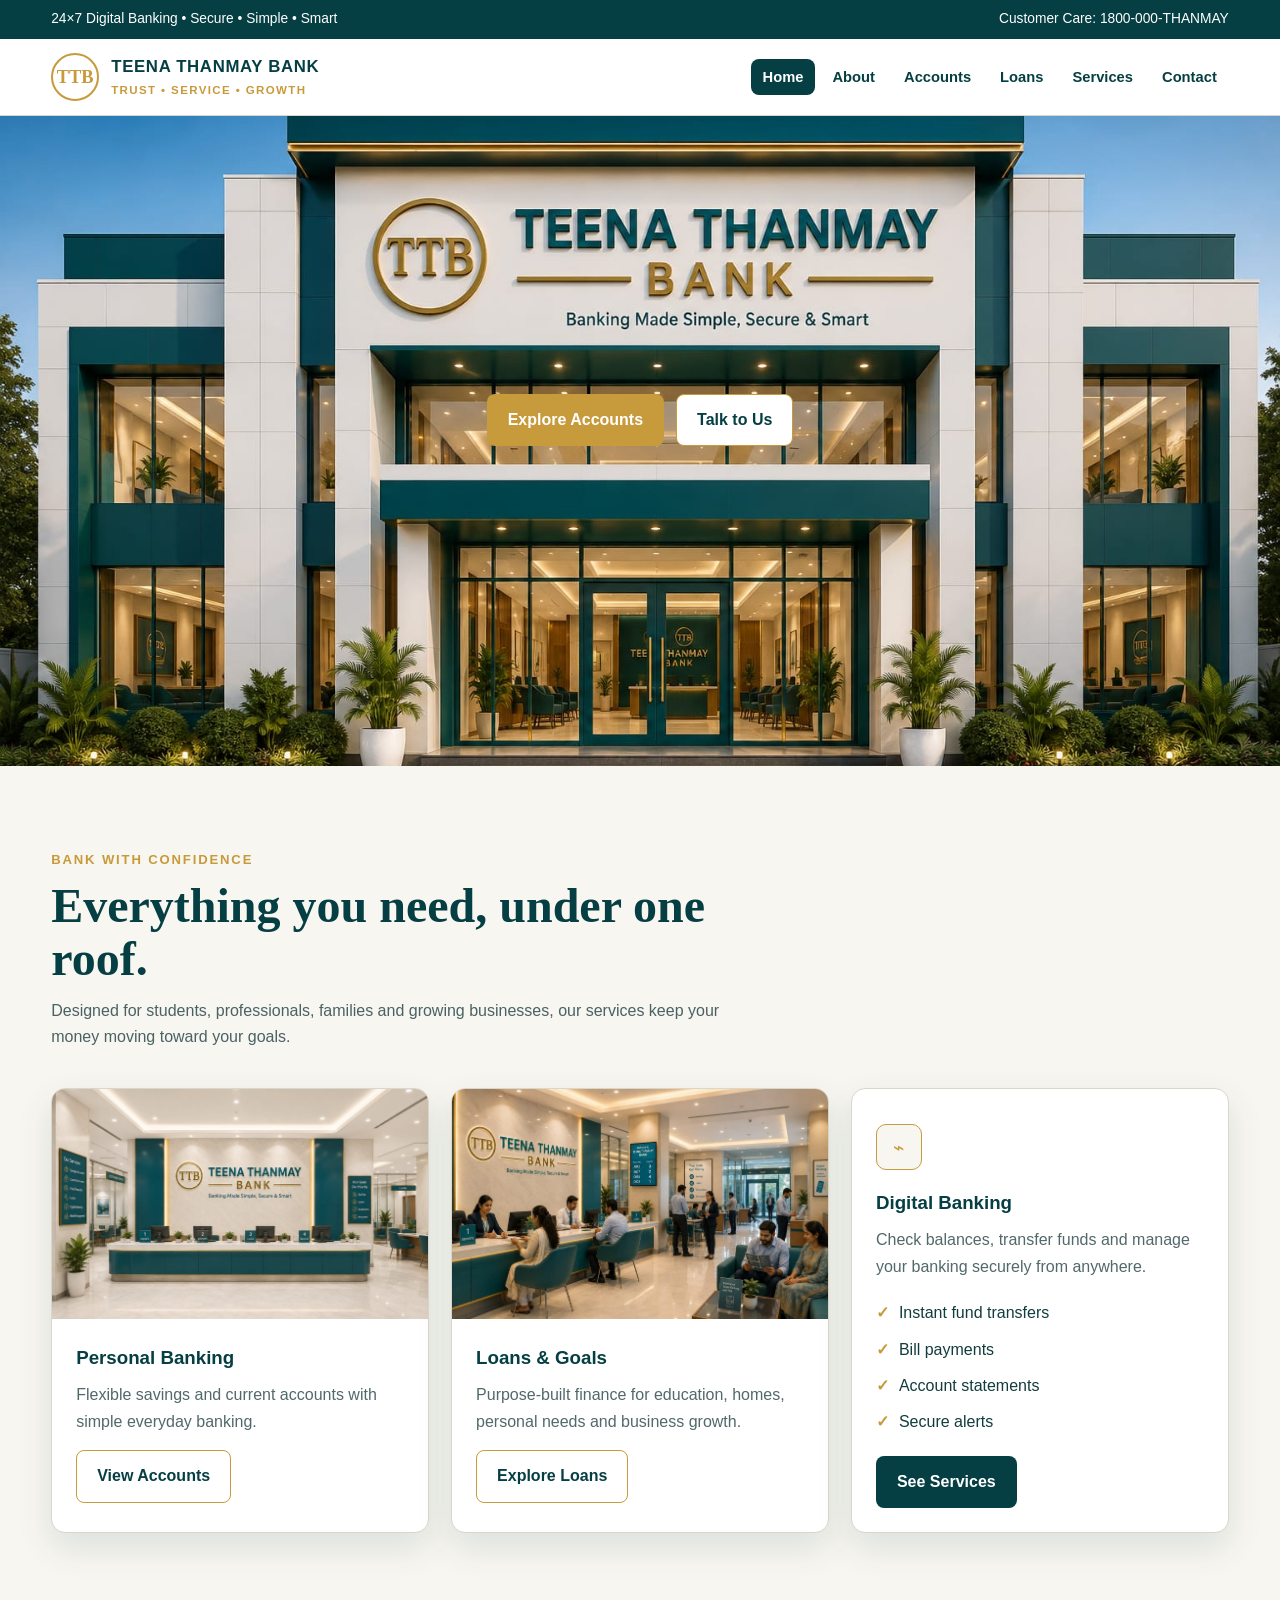
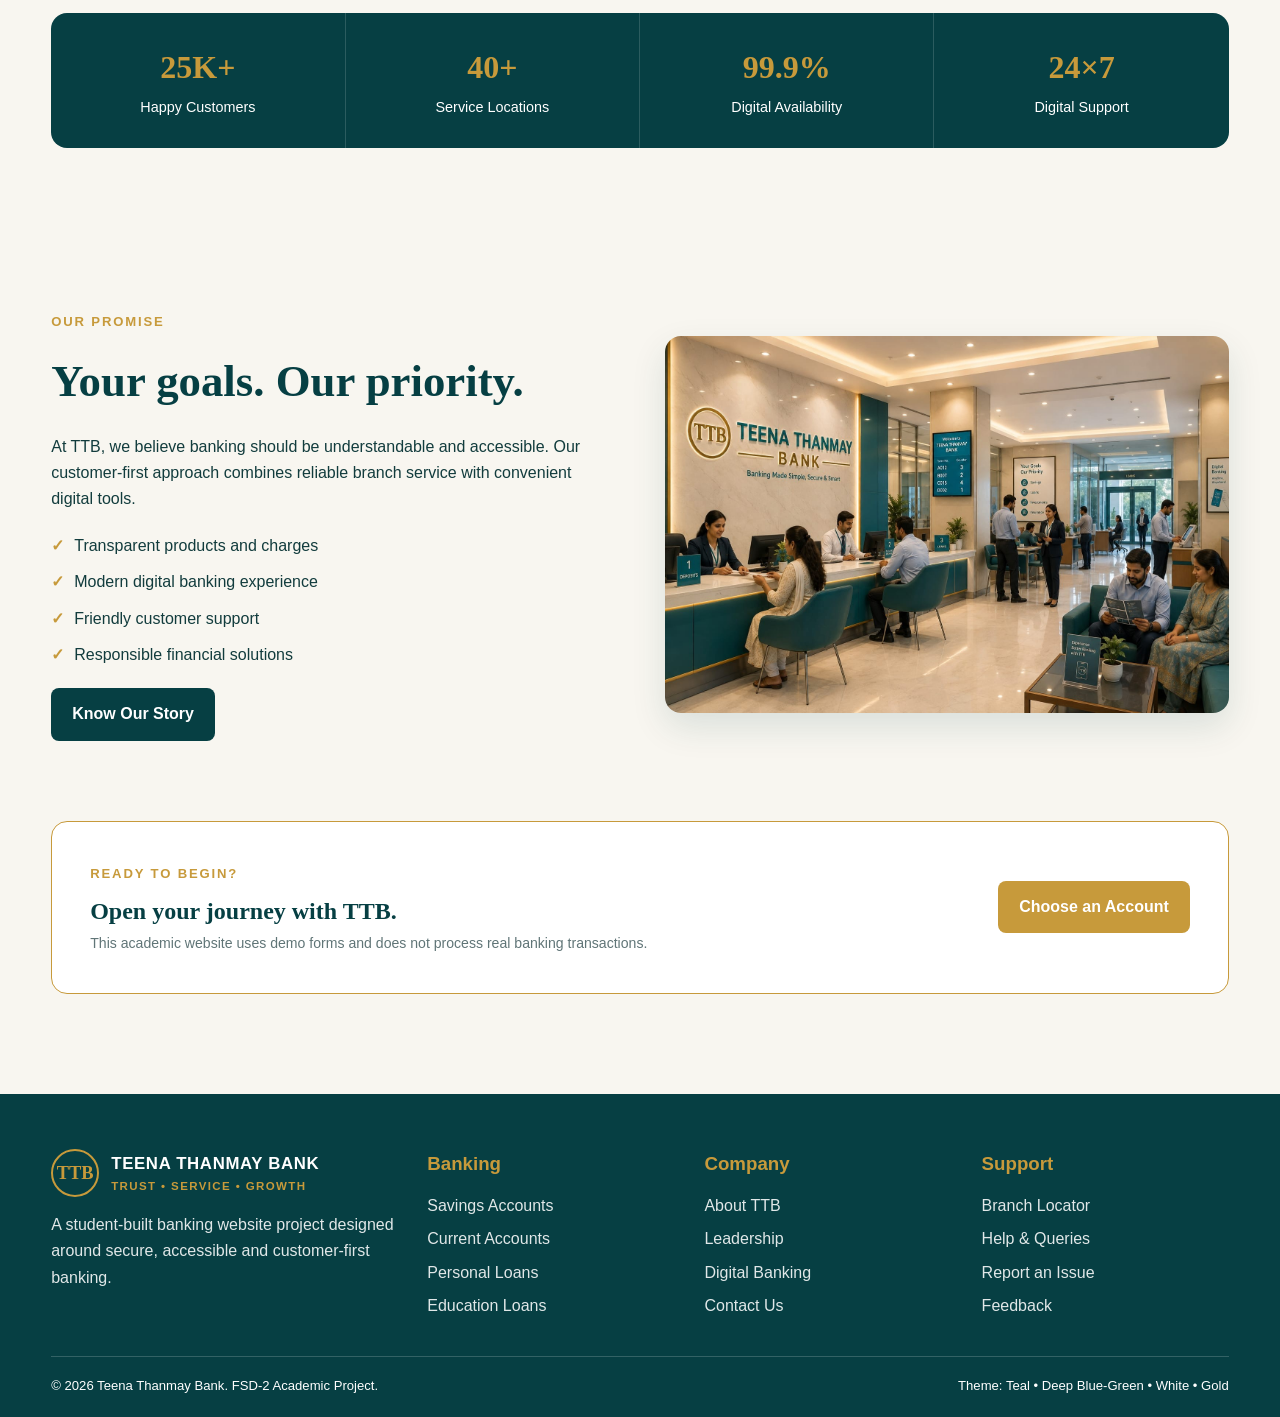
<file: index.html>
<!DOCTYPE html>
<html lang="en">
<head>
<meta charset="UTF-8">
<meta name="viewport" content="width=device-width, initial-scale=1.0">
<meta name="description" content="Teena Thanmay Bank — secure, simple and smart banking.">
<title>Home | Teena Thanmay Bank</title>
<link rel="stylesheet" href="assets/style.css">
</head>
<body data-page="home">
<div class="topbar">
  <div class="container">
    <span>24×7 Digital Banking • Secure • Simple • Smart</span>
    <span>Customer Care: 1800-000-THANMAY</span>
  </div>
</div>
<header class="navbar">
  <div class="container nav-inner">
    <a class="brand" href="index.html" aria-label="Teena Thanmay Bank Home">
      <span class="logo">TTB</span>
      <span class="brand-text"><strong>TEENA THANMAY BANK</strong><span>TRUST • SERVICE • GROWTH</span></span>
    </a>
    <button class="menu-btn" aria-label="Open menu">☰</button>
    <nav>
      <ul class="nav-links">
        <li><a data-page="home" href="index.html">Home</a></li>
        <li><a data-page="about" href="about.html">About</a></li>
        <li><a data-page="accounts" href="accounts.html">Accounts</a></li>
        <li><a data-page="loans" href="loans.html">Loans</a></li>
        <li><a data-page="services" href="services.html">Services</a></li>
        <li><a data-page="contact" href="contact.html">Contact</a></li>
      </ul>
    </nav>
  </div>
</header>

<section class="hero" style="min-height:650px;display:flex;align-items:flex-end;justify-content:center;background:transparent;">
  <img src="assets/bank-building.jpeg" alt="Teena Thanmay Bank building" style="opacity:1;object-fit:cover;object-position:center center;">
  <div class="container" style="position:relative;z-index:2;width:100%;display:flex;justify-content:center;padding:0 0 42px;">
    <div class="actions" style="margin:0;justify-content:center;">
      <a class="btn btn-gold" href="accounts.html">Explore Accounts</a>
      <a class="btn btn-outline" href="contact.html">Talk to Us</a>
    </div>
  </div>
</section>

<section class="section">
  <div class="container">
    <div class="section-head">
      <span class="kicker">Bank with confidence</span>
      <h2>Everything you need, under one roof.</h2>
      <p>Designed for students, professionals, families and growing businesses, our services keep your money moving toward your goals.</p>
    </div>
    <div class="grid-3">
      <article class="card">
        <img class="feature-img" src="assets/bank-reception.jpg" alt="Teena Thanmay Bank reception">
        <div class="card-body"><h3>Personal Banking</h3><p>Flexible savings and current accounts with simple everyday banking.</p><a class="btn btn-outline" style="margin-top:15px" href="accounts.html">View Accounts</a></div>
      </article>
      <article class="card">
        <img class="feature-img" src="assets/bank-interior.jpg" alt="Teena Thanmay Bank customer service area">
        <div class="card-body"><h3>Loans & Goals</h3><p>Purpose-built finance for education, homes, personal needs and business growth.</p><a class="btn btn-outline" style="margin-top:15px" href="loans.html">Explore Loans</a></div>
      </article>
      <article class="card">
        <div class="card-body" style="padding-top:35px">
          <div class="icon">⌁</div>
          <h3>Digital Banking</h3><p>Check balances, transfer funds and manage your banking securely from anywhere.</p>
          <ul class="checks"><li>Instant fund transfers</li><li>Bill payments</li><li>Account statements</li><li>Secure alerts</li></ul>
          <a class="btn btn-primary" href="services.html">See Services</a>
        </div>
      </article>
    </div>
  </div>
</section>

<section class="section" style="padding-top:0">
  <div class="container">
    <div class="stats">
      <div class="stat"><strong>25K+</strong><span>Happy Customers</span></div>
      <div class="stat"><strong>40+</strong><span>Service Locations</span></div>
      <div class="stat"><strong>99.9%</strong><span>Digital Availability</span></div>
      <div class="stat"><strong>24×7</strong><span>Digital Support</span></div>
    </div>
  </div>
</section>

<section class="section">
  <div class="container split">
    <div>
      <span class="kicker">Our promise</span>
      <h2 style="font-family:Georgia,serif;font-size:2.8rem;color:var(--deep);margin:10px 0 15px">Your goals. Our priority.</h2>
      <p>At TTB, we believe banking should be understandable and accessible. Our customer-first approach combines reliable branch service with convenient digital tools.</p>
      <ul class="checks"><li>Transparent products and charges</li><li>Modern digital banking experience</li><li>Friendly customer support</li><li>Responsible financial solutions</li></ul>
      <a class="btn btn-primary" href="about.html">Know Our Story</a>
    </div>
    <img src="assets/bank-interior.jpg" alt="Customers inside Teena Thanmay Bank">
  </div>
</section>

<section class="section" style="padding-top:0">
  <div class="container">
    <div class="cta">
      <div><span class="kicker">Ready to begin?</span><h2 style="font-family:Georgia,serif;color:var(--deep);margin-top:6px">Open your journey with TTB.</h2><p class="small">This academic website uses demo forms and does not process real banking transactions.</p></div>
      <a class="btn btn-gold" href="accounts.html">Choose an Account</a>
    </div>
  </div>
</section>

<footer class="footer">
  <div class="container">
    <div class="footer-grid">
      <div>
        <div class="brand">
          <span class="logo">TTB</span>
          <span class="brand-text"><strong style="color:#fff">TEENA THANMAY BANK</strong><span>TRUST • SERVICE • GROWTH</span></span>
        </div>
        <p style="margin-top:15px;opacity:.88">A student-built banking website project designed around secure, accessible and customer-first banking.</p>
      </div>
      <div>
        <h3>Banking</h3>
        <a href="accounts.html">Savings Accounts</a>
        <a href="accounts.html">Current Accounts</a>
        <a href="loans.html">Personal Loans</a>
        <a href="loans.html">Education Loans</a>
      </div>
      <div>
        <h3>Company</h3>
        <a href="about.html">About TTB</a>
        <a href="about.html#leadership">Leadership</a>
        <a href="services.html">Digital Banking</a>
        <a href="contact.html">Contact Us</a>
      </div>
      <div>
        <h3>Support</h3>
        <a href="contact.html">Branch Locator</a>
        <a href="contact.html">Help & Queries</a>
        <a href="contact.html">Report an Issue</a>
        <a href="contact.html">Feedback</a>
      </div>
    </div>
    <div class="footer-bottom">
      <span>© <span data-year></span> Teena Thanmay Bank. FSD-2 Academic Project.</span>
      <span>Theme: Teal • Deep Blue-Green • White • Gold</span>
    </div>
  </div>
</footer>
<script src="assets/script.js"></script>
</body>
</html>
</file>
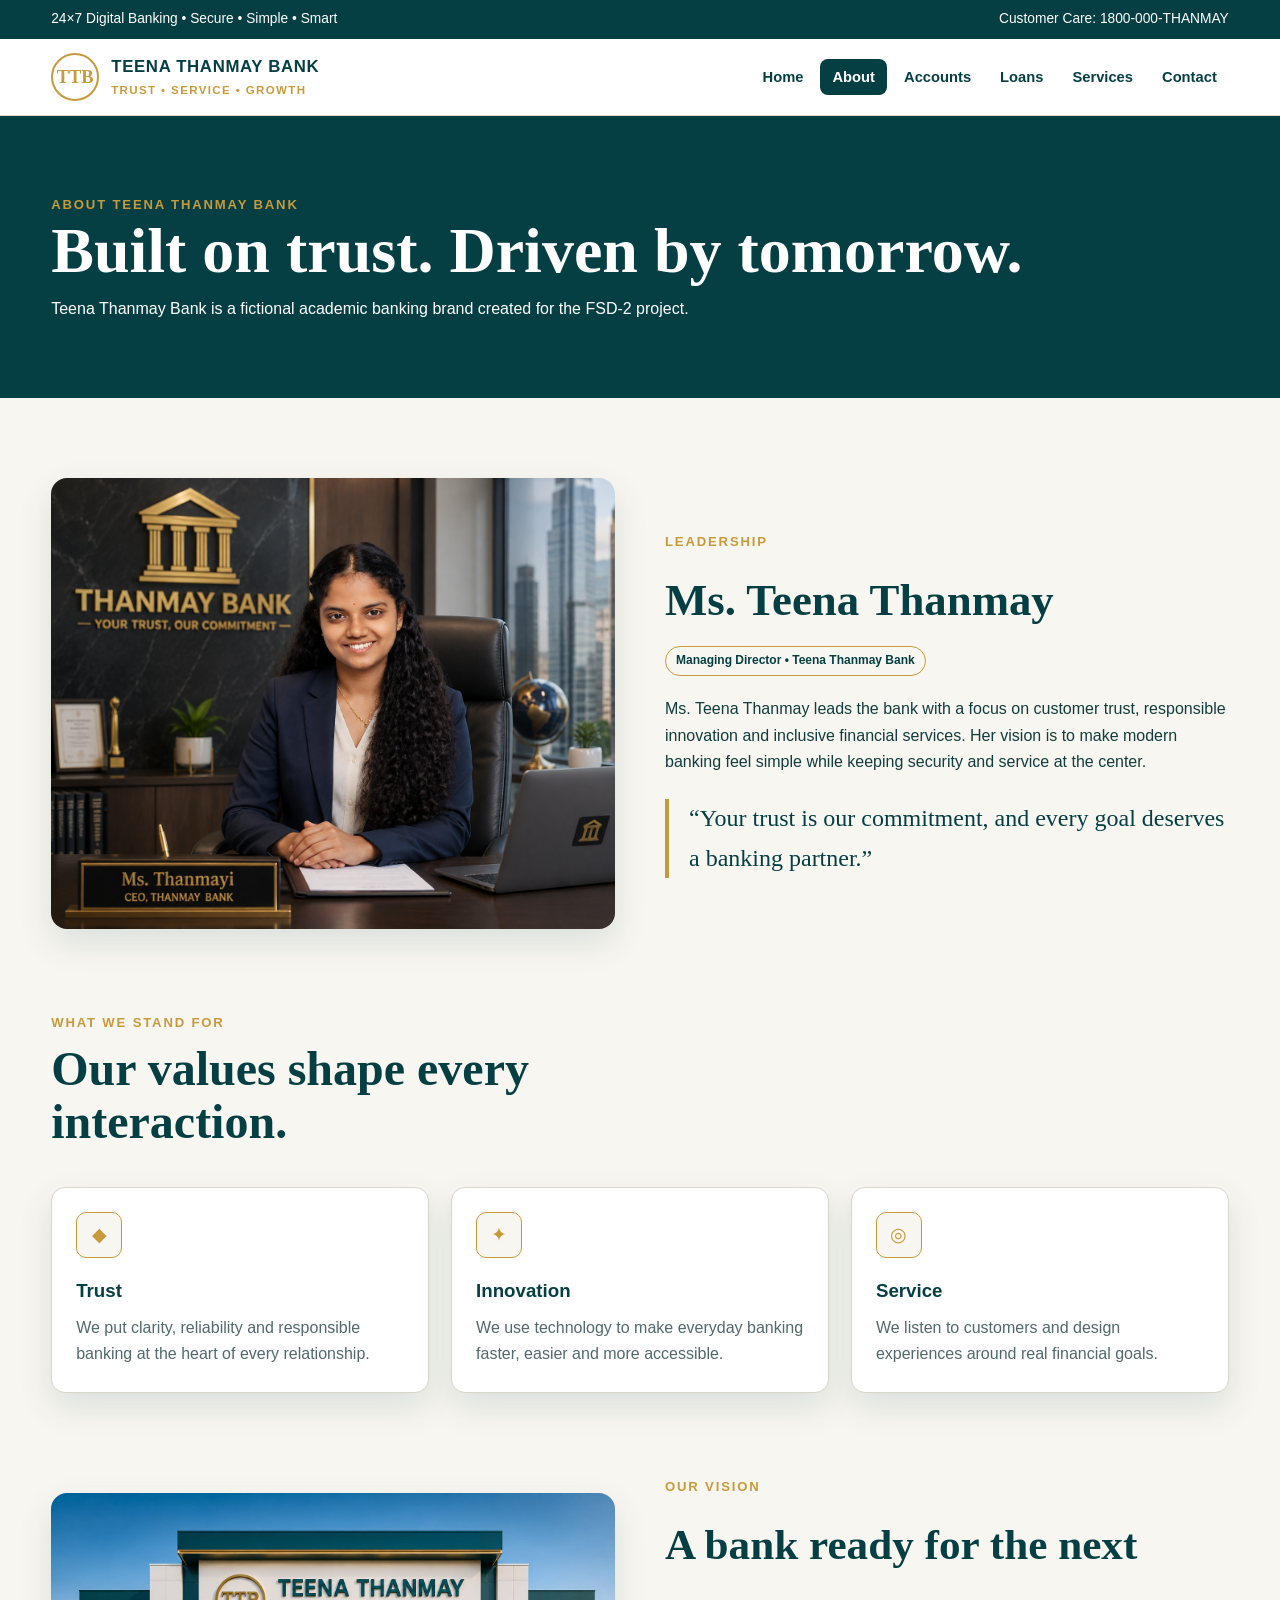
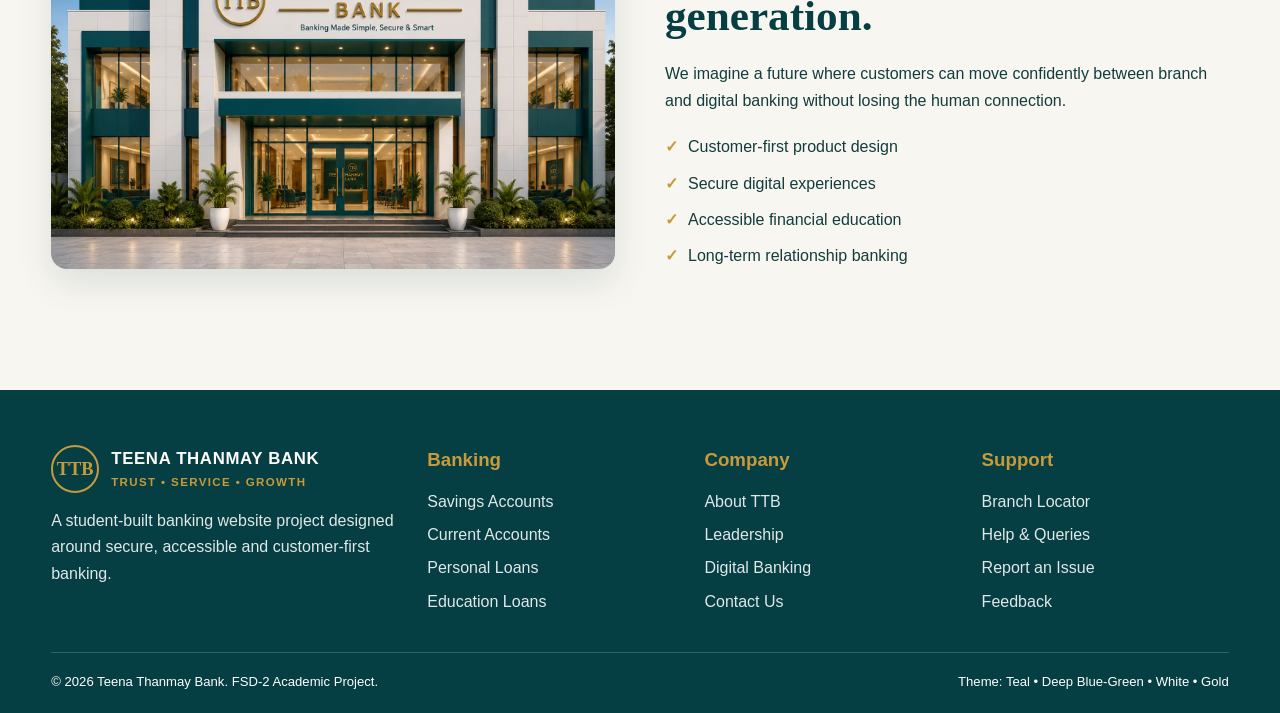
<file: about.html>
<!DOCTYPE html>
<html lang="en">
<head>
<meta charset="UTF-8">
<meta name="viewport" content="width=device-width, initial-scale=1.0">
<meta name="description" content="Teena Thanmay Bank — secure, simple and smart banking.">
<title>About | Teena Thanmay Bank</title>
<link rel="stylesheet" href="assets/style.css">
</head>
<body data-page="about">
<div class="topbar">
  <div class="container">
    <span>24×7 Digital Banking • Secure • Simple • Smart</span>
    <span>Customer Care: 1800-000-THANMAY</span>
  </div>
</div>
<header class="navbar">
  <div class="container nav-inner">
    <a class="brand" href="index.html" aria-label="Teena Thanmay Bank Home">
      <span class="logo">TTB</span>
      <span class="brand-text"><strong>TEENA THANMAY BANK</strong><span>TRUST • SERVICE • GROWTH</span></span>
    </a>
    <button class="menu-btn" aria-label="Open menu">☰</button>
    <nav>
      <ul class="nav-links">
        <li><a data-page="home" href="index.html">Home</a></li>
        <li><a data-page="about" href="about.html">About</a></li>
        <li><a data-page="accounts" href="accounts.html">Accounts</a></li>
        <li><a data-page="loans" href="loans.html">Loans</a></li>
        <li><a data-page="services" href="services.html">Services</a></li>
        <li><a data-page="contact" href="contact.html">Contact</a></li>
      </ul>
    </nav>
  </div>
</header>

<section class="page-hero">
  <div class="container">
    <span class="kicker">About Teena Thanmay Bank</span>
    <h1>Built on trust. Driven by tomorrow.</h1>
    <p>Teena Thanmay Bank is a fictional academic banking brand created for the FSD-2 project.</p>
  </div>
</section>

<section class="section" id="leadership">
  <div class="container split">
    <img class="md-photo" src="assets/md-teena-thanmay.png" alt="Ms. Teena Thanmay, Managing Director of Teena Thanmay Bank">
    <div>
      <span class="kicker">Leadership</span>
      <h2 style="font-family:Georgia,serif;font-size:2.8rem;color:var(--deep);margin:10px 0 8px">Ms. Teena Thanmay</h2>
      <p class="badge">Managing Director • Teena Thanmay Bank</p>
      <p style="margin-top:20px">Ms. Teena Thanmay leads the bank with a focus on customer trust, responsible innovation and inclusive financial services. Her vision is to make modern banking feel simple while keeping security and service at the center.</p>
      <p class="quote" style="margin-top:24px">“Your trust is our commitment, and every goal deserves a banking partner.”</p>
    </div>
  </div>
</section>

<section class="section" style="padding-top:0">
  <div class="container">
    <div class="section-head"><span class="kicker">What we stand for</span><h2>Our values shape every interaction.</h2></div>
    <div class="grid-3">
      <article class="card"><div class="card-body"><div class="icon">◆</div><h3>Trust</h3><p>We put clarity, reliability and responsible banking at the heart of every relationship.</p></div></article>
      <article class="card"><div class="card-body"><div class="icon">✦</div><h3>Innovation</h3><p>We use technology to make everyday banking faster, easier and more accessible.</p></div></article>
      <article class="card"><div class="card-body"><div class="icon">◎</div><h3>Service</h3><p>We listen to customers and design experiences around real financial goals.</p></div></article>
    </div>
  </div>
</section>

<section class="section" style="padding-top:0">
  <div class="container split">
    <img src="assets/bank-building.jpeg" alt="Exterior of Teena Thanmay Bank">
    <div><span class="kicker">Our vision</span><h2 style="font-family:Georgia,serif;font-size:2.7rem;color:var(--deep);margin:10px 0">A bank ready for the next generation.</h2><p>We imagine a future where customers can move confidently between branch and digital banking without losing the human connection.</p><ul class="checks"><li>Customer-first product design</li><li>Secure digital experiences</li><li>Accessible financial education</li><li>Long-term relationship banking</li></ul></div>
  </div>
</section>

<footer class="footer">
  <div class="container">
    <div class="footer-grid">
      <div>
        <div class="brand">
          <span class="logo">TTB</span>
          <span class="brand-text"><strong style="color:#fff">TEENA THANMAY BANK</strong><span>TRUST • SERVICE • GROWTH</span></span>
        </div>
        <p style="margin-top:15px;opacity:.88">A student-built banking website project designed around secure, accessible and customer-first banking.</p>
      </div>
      <div>
        <h3>Banking</h3>
        <a href="accounts.html">Savings Accounts</a>
        <a href="accounts.html">Current Accounts</a>
        <a href="loans.html">Personal Loans</a>
        <a href="loans.html">Education Loans</a>
      </div>
      <div>
        <h3>Company</h3>
        <a href="about.html">About TTB</a>
        <a href="about.html#leadership">Leadership</a>
        <a href="services.html">Digital Banking</a>
        <a href="contact.html">Contact Us</a>
      </div>
      <div>
        <h3>Support</h3>
        <a href="contact.html">Branch Locator</a>
        <a href="contact.html">Help & Queries</a>
        <a href="contact.html">Report an Issue</a>
        <a href="contact.html">Feedback</a>
      </div>
    </div>
    <div class="footer-bottom">
      <span>© <span data-year></span> Teena Thanmay Bank. FSD-2 Academic Project.</span>
      <span>Theme: Teal • Deep Blue-Green • White • Gold</span>
    </div>
  </div>
</footer>
<script src="assets/script.js"></script>
</body>
</html>
</file>
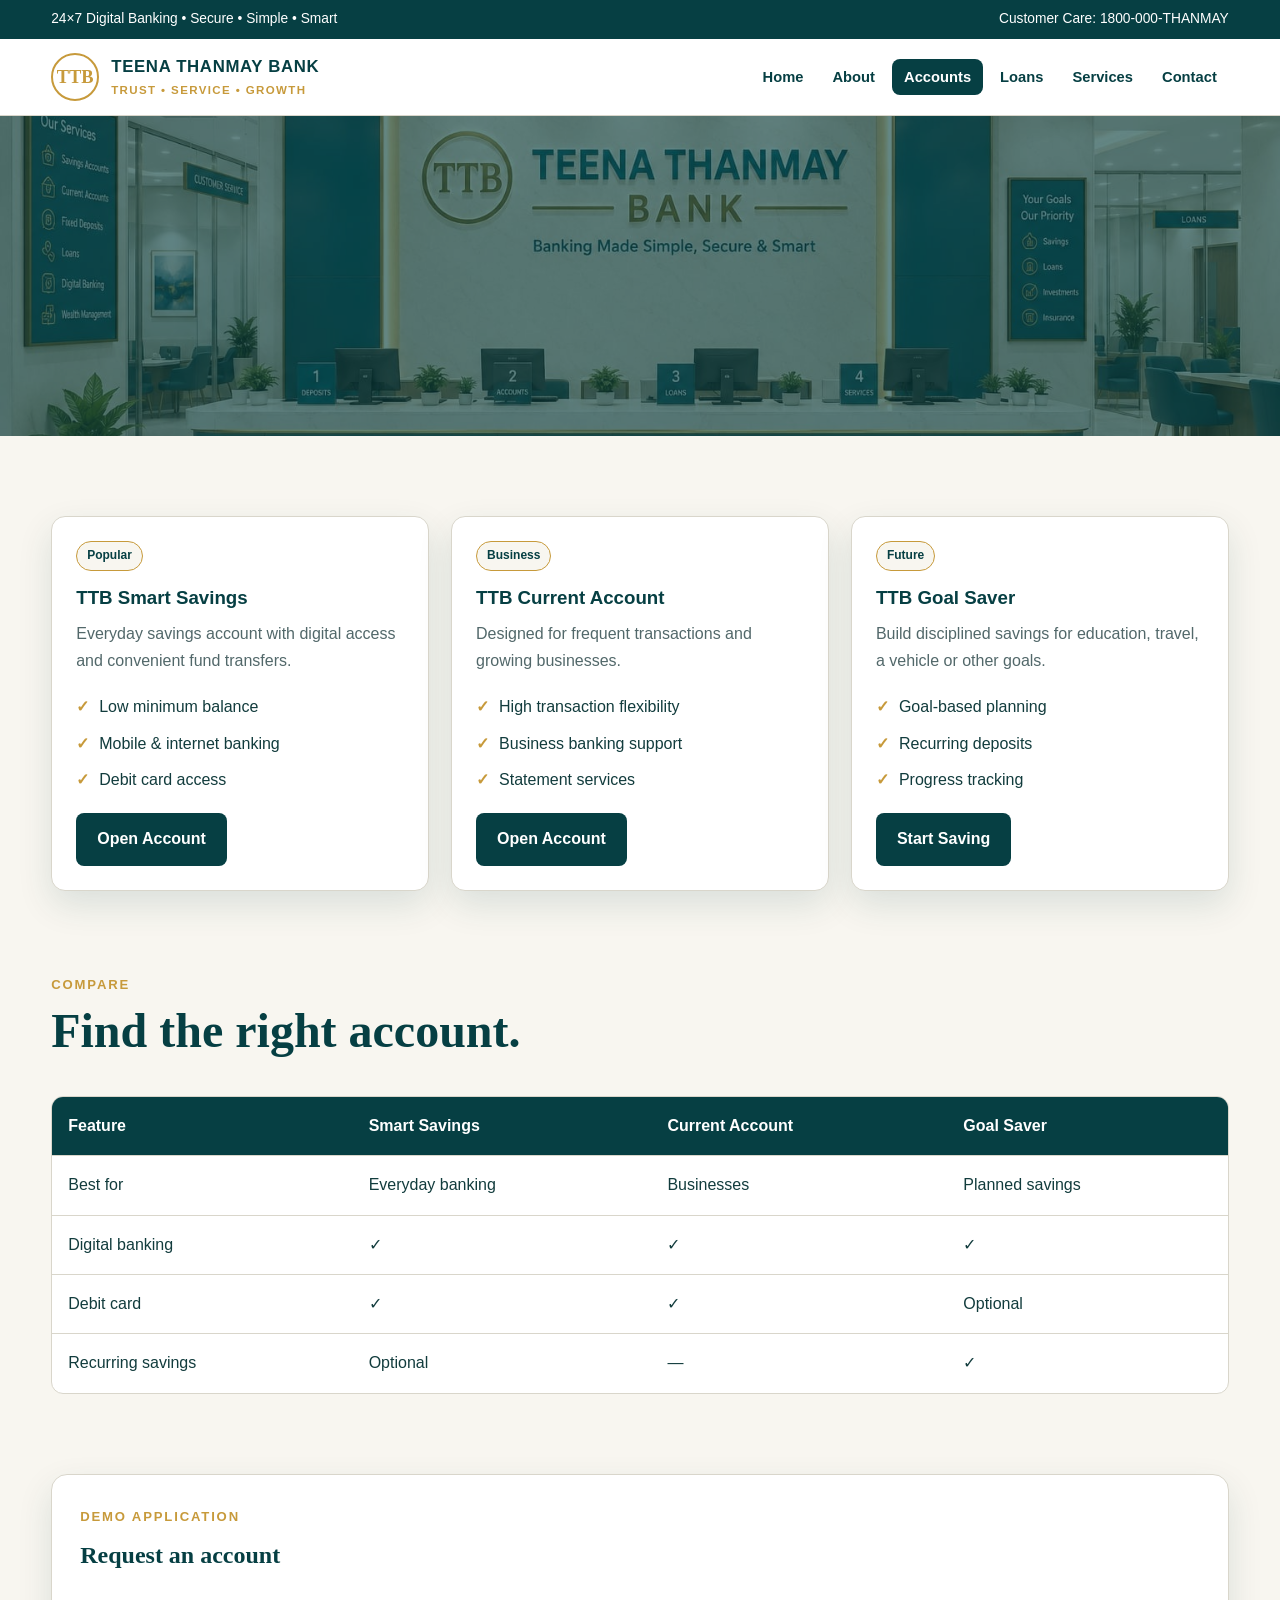
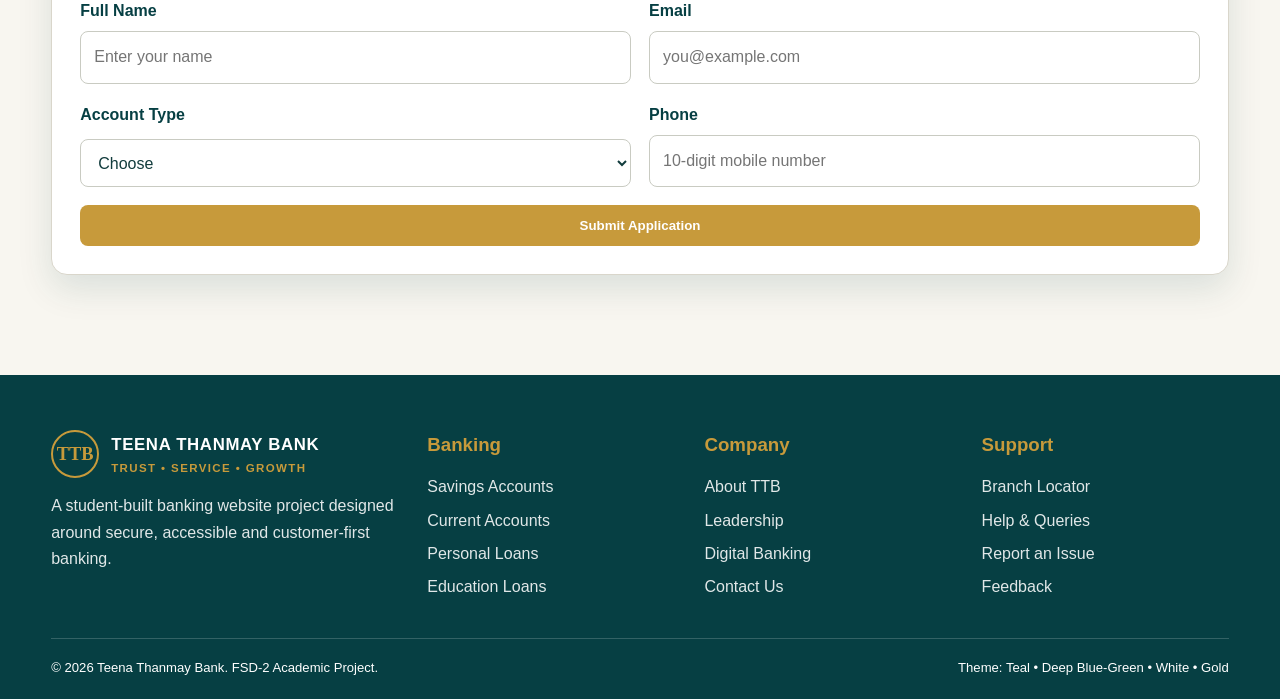
<file: accounts.html>
<!DOCTYPE html>
<html lang="en">
<head>
<meta charset="UTF-8">
<meta name="viewport" content="width=device-width, initial-scale=1.0">
<meta name="description" content="Teena Thanmay Bank — secure, simple and smart banking.">
<title>Accounts | Teena Thanmay Bank</title>
<link rel="stylesheet" href="assets/style.css">
</head>
<body data-page="accounts">
<div class="topbar">
  <div class="container">
    <span>24×7 Digital Banking • Secure • Simple • Smart</span>
    <span>Customer Care: 1800-000-THANMAY</span>
  </div>
</div>
<header class="navbar">
  <div class="container nav-inner">
    <a class="brand" href="index.html" aria-label="Teena Thanmay Bank Home">
      <span class="logo">TTB</span>
      <span class="brand-text"><strong>TEENA THANMAY BANK</strong><span>TRUST • SERVICE • GROWTH</span></span>
    </a>
    <button class="menu-btn" aria-label="Open menu">☰</button>
    <nav>
      <ul class="nav-links">
        <li><a data-page="home" href="index.html">Home</a></li>
        <li><a data-page="about" href="about.html">About</a></li>
        <li><a data-page="accounts" href="accounts.html">Accounts</a></li>
        <li><a data-page="loans" href="loans.html">Loans</a></li>
        <li><a data-page="services" href="services.html">Services</a></li>
        <li><a data-page="contact" href="contact.html">Contact</a></li>
      </ul>
    </nav>
  </div>
</header>

<section class="hero-mini">
  <img src="assets/bank-reception.jpg" alt="Teena Thanmay Bank reception">
  <div class="container"><div><span class="kicker">Accounts</span><h1>Accounts for every stage of life.</h1></div></div>
</section>

<section class="section">
  <div class="container">
    <div class="grid-3">
      <article class="card"><div class="card-body"><span class="badge">Popular</span><h3 style="margin-top:12px">TTB Smart Savings</h3><p>Everyday savings account with digital access and convenient fund transfers.</p><ul class="checks"><li>Low minimum balance</li><li>Mobile & internet banking</li><li>Debit card access</li></ul><a class="btn btn-primary" href="#open">Open Account</a></div></article>
      <article class="card"><div class="card-body"><span class="badge">Business</span><h3 style="margin-top:12px">TTB Current Account</h3><p>Designed for frequent transactions and growing businesses.</p><ul class="checks"><li>High transaction flexibility</li><li>Business banking support</li><li>Statement services</li></ul><a class="btn btn-primary" href="#open">Open Account</a></div></article>
      <article class="card"><div class="card-body"><span class="badge">Future</span><h3 style="margin-top:12px">TTB Goal Saver</h3><p>Build disciplined savings for education, travel, a vehicle or other goals.</p><ul class="checks"><li>Goal-based planning</li><li>Recurring deposits</li><li>Progress tracking</li></ul><a class="btn btn-primary" href="#open">Start Saving</a></div></article>
    </div>
  </div>
</section>

<section class="section" style="padding-top:0">
  <div class="container">
    <div class="section-head"><span class="kicker">Compare</span><h2>Find the right account.</h2></div>
    <div class="table-wrap">
      <table>
        <thead><tr><th>Feature</th><th>Smart Savings</th><th>Current Account</th><th>Goal Saver</th></tr></thead>
        <tbody>
          <tr><td>Best for</td><td>Everyday banking</td><td>Businesses</td><td>Planned savings</td></tr>
          <tr><td>Digital banking</td><td>✓</td><td>✓</td><td>✓</td></tr>
          <tr><td>Debit card</td><td>✓</td><td>✓</td><td>Optional</td></tr>
          <tr><td>Recurring savings</td><td>Optional</td><td>—</td><td>✓</td></tr>
        </tbody>
      </table>
    </div>
  </div>
</section>

<section class="section" id="open" style="padding-top:0">
  <div class="container">
    <div class="form-card">
      <span class="kicker">Demo application</span><h2 style="font-family:Georgia,serif;color:var(--deep);margin:7px 0 22px">Request an account</h2>
      <form data-demo-form data-message="Account request submitted successfully — this is a demo for the FSD-2 project.">
        <div class="form-grid">
          <div class="field"><label>Full Name</label><input required placeholder="Enter your name"></div>
          <div class="field"><label>Email</label><input required type="email" placeholder="you@example.com"></div>
          <div class="field"><label>Account Type</label><select required><option value="">Choose</option><option>Smart Savings</option><option>Current Account</option><option>Goal Saver</option></select></div>
          <div class="field"><label>Phone</label><input required placeholder="10-digit mobile number"></div>
          <div class="field full"><button class="btn btn-gold" type="submit">Submit Application</button></div>
        </div>
      </form>
    </div>
  </div>
</section>

<footer class="footer">
  <div class="container">
    <div class="footer-grid">
      <div>
        <div class="brand">
          <span class="logo">TTB</span>
          <span class="brand-text"><strong style="color:#fff">TEENA THANMAY BANK</strong><span>TRUST • SERVICE • GROWTH</span></span>
        </div>
        <p style="margin-top:15px;opacity:.88">A student-built banking website project designed around secure, accessible and customer-first banking.</p>
      </div>
      <div>
        <h3>Banking</h3>
        <a href="accounts.html">Savings Accounts</a>
        <a href="accounts.html">Current Accounts</a>
        <a href="loans.html">Personal Loans</a>
        <a href="loans.html">Education Loans</a>
      </div>
      <div>
        <h3>Company</h3>
        <a href="about.html">About TTB</a>
        <a href="about.html#leadership">Leadership</a>
        <a href="services.html">Digital Banking</a>
        <a href="contact.html">Contact Us</a>
      </div>
      <div>
        <h3>Support</h3>
        <a href="contact.html">Branch Locator</a>
        <a href="contact.html">Help & Queries</a>
        <a href="contact.html">Report an Issue</a>
        <a href="contact.html">Feedback</a>
      </div>
    </div>
    <div class="footer-bottom">
      <span>© <span data-year></span> Teena Thanmay Bank. FSD-2 Academic Project.</span>
      <span>Theme: Teal • Deep Blue-Green • White • Gold</span>
    </div>
  </div>
</footer>
<script src="assets/script.js"></script>
</body>
</html>
</file>
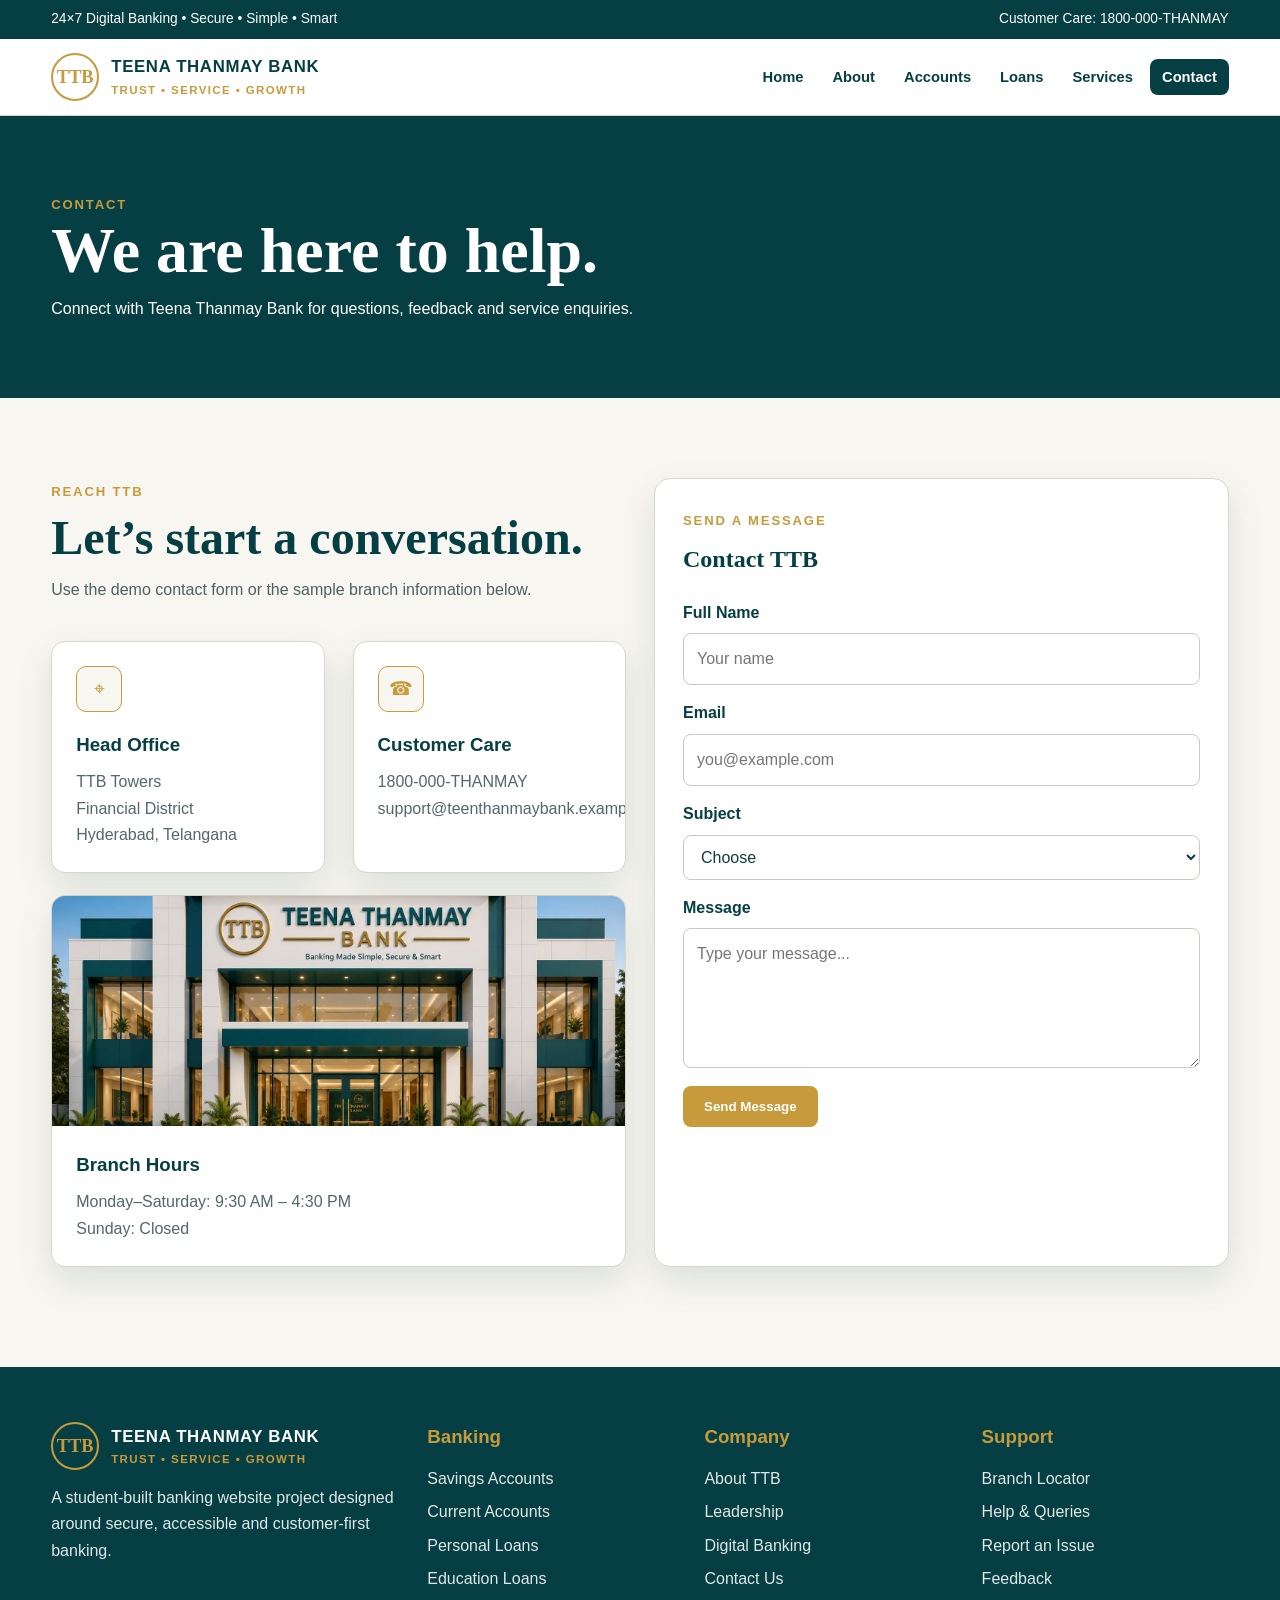
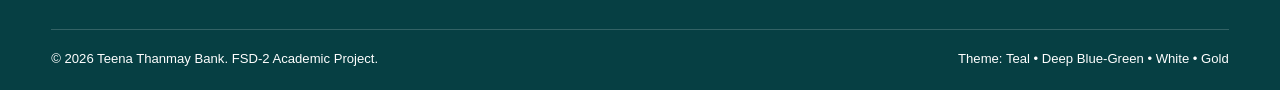
<file: contact.html>
<!DOCTYPE html>
<html lang="en">
<head>
<meta charset="UTF-8">
<meta name="viewport" content="width=device-width, initial-scale=1.0">
<meta name="description" content="Teena Thanmay Bank — secure, simple and smart banking.">
<title>Contact | Teena Thanmay Bank</title>
<link rel="stylesheet" href="assets/style.css">
</head>
<body data-page="contact">
<div class="topbar">
  <div class="container">
    <span>24×7 Digital Banking • Secure • Simple • Smart</span>
    <span>Customer Care: 1800-000-THANMAY</span>
  </div>
</div>
<header class="navbar">
  <div class="container nav-inner">
    <a class="brand" href="index.html" aria-label="Teena Thanmay Bank Home">
      <span class="logo">TTB</span>
      <span class="brand-text"><strong>TEENA THANMAY BANK</strong><span>TRUST • SERVICE • GROWTH</span></span>
    </a>
    <button class="menu-btn" aria-label="Open menu">☰</button>
    <nav>
      <ul class="nav-links">
        <li><a data-page="home" href="index.html">Home</a></li>
        <li><a data-page="about" href="about.html">About</a></li>
        <li><a data-page="accounts" href="accounts.html">Accounts</a></li>
        <li><a data-page="loans" href="loans.html">Loans</a></li>
        <li><a data-page="services" href="services.html">Services</a></li>
        <li><a data-page="contact" href="contact.html">Contact</a></li>
      </ul>
    </nav>
  </div>
</header>

<section class="page-hero">
  <div class="container"><span class="kicker">Contact</span><h1>We are here to help.</h1><p>Connect with Teena Thanmay Bank for questions, feedback and service enquiries.</p></div>
</section>

<section class="section">
  <div class="container grid-2">
    <div>
      <div class="section-head"><span class="kicker">Reach TTB</span><h2>Let’s start a conversation.</h2><p>Use the demo contact form or the sample branch information below.</p></div>
      <div class="grid-2">
        <div class="card"><div class="card-body"><div class="icon">⌖</div><h3>Head Office</h3><p>TTB Towers<br>Financial District<br>Hyderabad, Telangana</p></div></div>
        <div class="card"><div class="card-body"><div class="icon">☎</div><h3>Customer Care</h3><p>1800-000-THANMAY<br>support@teenthanmaybank.example</p></div></div>
      </div>
      <div class="card" style="margin-top:22px"><img class="feature-img" src="assets/bank-building.jpeg" alt="Teena Thanmay Bank branch building"><div class="card-body"><h3>Branch Hours</h3><p>Monday–Saturday: 9:30 AM – 4:30 PM<br>Sunday: Closed</p></div></div>
    </div>
    <div class="form-card">
      <span class="kicker">Send a message</span><h2 style="font-family:Georgia,serif;color:var(--deep);margin:7px 0 20px">Contact TTB</h2>
      <form data-demo-form data-message="Thank you for contacting TTB. Your message was submitted in demo mode.">
        <div class="field"><label>Full Name</label><input required placeholder="Your name"></div>
        <div class="field" style="margin-top:15px"><label>Email</label><input required type="email" placeholder="you@example.com"></div>
        <div class="field" style="margin-top:15px"><label>Subject</label><select required><option value="">Choose</option><option>Account Query</option><option>Loan Query</option><option>Digital Banking</option><option>Feedback</option><option>Other</option></select></div>
        <div class="field" style="margin-top:15px"><label>Message</label><textarea required placeholder="Type your message..."></textarea></div>
        <button class="btn btn-gold" style="margin-top:18px" type="submit">Send Message</button>
      </form>
    </div>
  </div>
</section>

<footer class="footer">
  <div class="container">
    <div class="footer-grid">
      <div>
        <div class="brand">
          <span class="logo">TTB</span>
          <span class="brand-text"><strong style="color:#fff">TEENA THANMAY BANK</strong><span>TRUST • SERVICE • GROWTH</span></span>
        </div>
        <p style="margin-top:15px;opacity:.88">A student-built banking website project designed around secure, accessible and customer-first banking.</p>
      </div>
      <div>
        <h3>Banking</h3>
        <a href="accounts.html">Savings Accounts</a>
        <a href="accounts.html">Current Accounts</a>
        <a href="loans.html">Personal Loans</a>
        <a href="loans.html">Education Loans</a>
      </div>
      <div>
        <h3>Company</h3>
        <a href="about.html">About TTB</a>
        <a href="about.html#leadership">Leadership</a>
        <a href="services.html">Digital Banking</a>
        <a href="contact.html">Contact Us</a>
      </div>
      <div>
        <h3>Support</h3>
        <a href="contact.html">Branch Locator</a>
        <a href="contact.html">Help & Queries</a>
        <a href="contact.html">Report an Issue</a>
        <a href="contact.html">Feedback</a>
      </div>
    </div>
    <div class="footer-bottom">
      <span>© <span data-year></span> Teena Thanmay Bank. FSD-2 Academic Project.</span>
      <span>Theme: Teal • Deep Blue-Green • White • Gold</span>
    </div>
  </div>
</footer>
<script src="assets/script.js"></script>
</body>
</html>
</file>
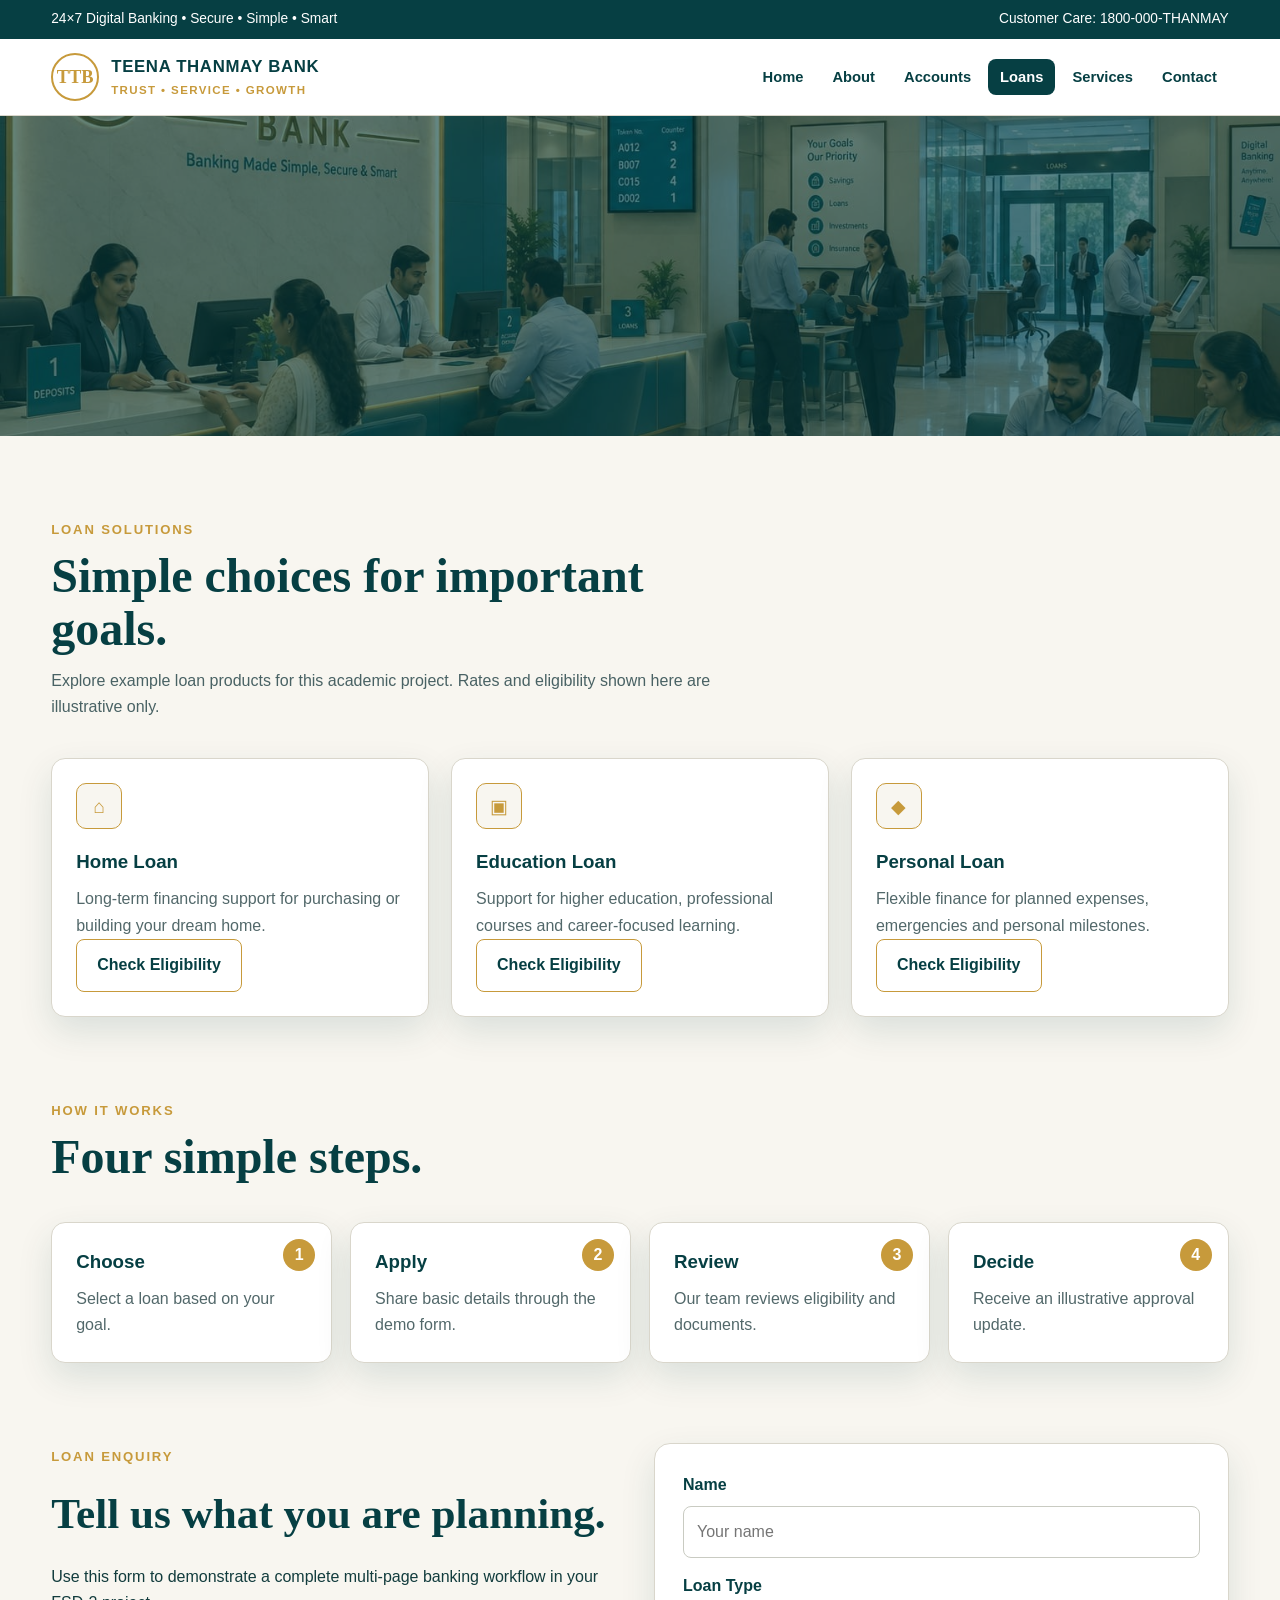
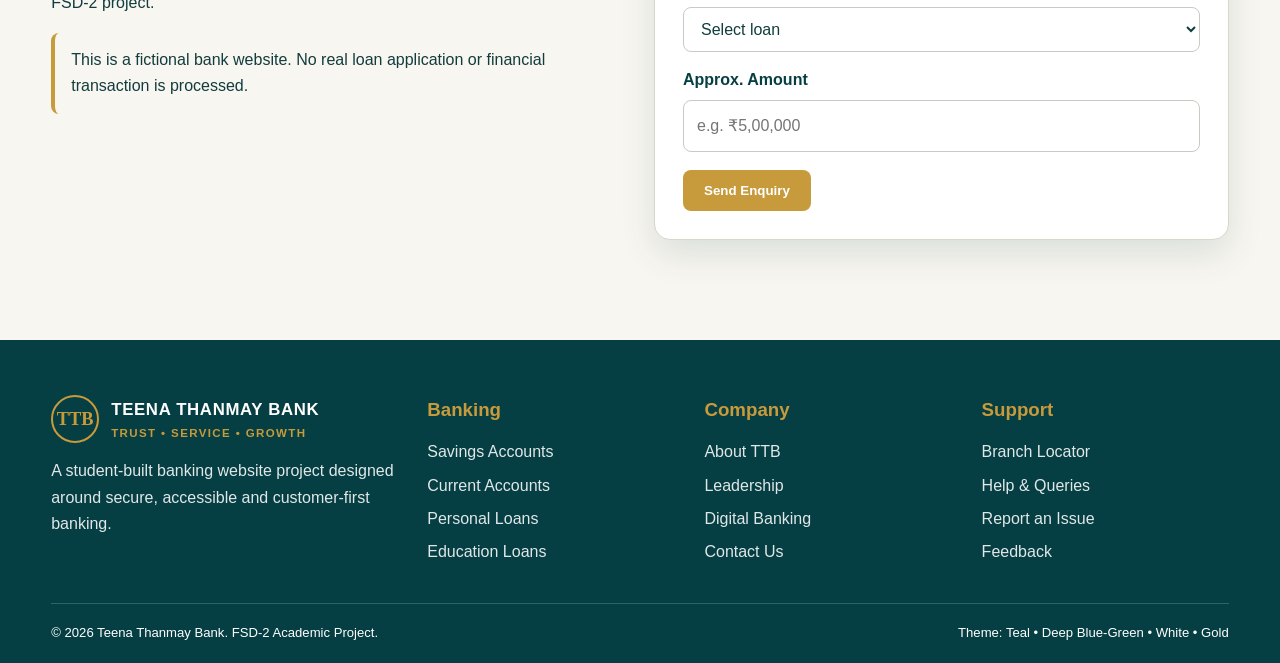
<file: loans.html>
<!DOCTYPE html>
<html lang="en">
<head>
<meta charset="UTF-8">
<meta name="viewport" content="width=device-width, initial-scale=1.0">
<meta name="description" content="Teena Thanmay Bank — secure, simple and smart banking.">
<title>Loans | Teena Thanmay Bank</title>
<link rel="stylesheet" href="assets/style.css">
</head>
<body data-page="loans">
<div class="topbar">
  <div class="container">
    <span>24×7 Digital Banking • Secure • Simple • Smart</span>
    <span>Customer Care: 1800-000-THANMAY</span>
  </div>
</div>
<header class="navbar">
  <div class="container nav-inner">
    <a class="brand" href="index.html" aria-label="Teena Thanmay Bank Home">
      <span class="logo">TTB</span>
      <span class="brand-text"><strong>TEENA THANMAY BANK</strong><span>TRUST • SERVICE • GROWTH</span></span>
    </a>
    <button class="menu-btn" aria-label="Open menu">☰</button>
    <nav>
      <ul class="nav-links">
        <li><a data-page="home" href="index.html">Home</a></li>
        <li><a data-page="about" href="about.html">About</a></li>
        <li><a data-page="accounts" href="accounts.html">Accounts</a></li>
        <li><a data-page="loans" href="loans.html">Loans</a></li>
        <li><a data-page="services" href="services.html">Services</a></li>
        <li><a data-page="contact" href="contact.html">Contact</a></li>
      </ul>
    </nav>
  </div>
</header>

<section class="hero-mini">
  <img src="assets/bank-interior.jpg" alt="Teena Thanmay Bank interior">
  <div class="container"><div><span class="kicker">Loans</span><h1>Finance your next milestone.</h1></div></div>
</section>

<section class="section">
  <div class="container">
    <div class="section-head"><span class="kicker">Loan solutions</span><h2>Simple choices for important goals.</h2><p>Explore example loan products for this academic project. Rates and eligibility shown here are illustrative only.</p></div>
    <div class="grid-3">
      <article class="card"><div class="card-body"><div class="icon">⌂</div><h3>Home Loan</h3><p>Long-term financing support for purchasing or building your dream home.</p><a class="btn btn-outline" href="#apply">Check Eligibility</a></div></article>
      <article class="card"><div class="card-body"><div class="icon">▣</div><h3>Education Loan</h3><p>Support for higher education, professional courses and career-focused learning.</p><a class="btn btn-outline" href="#apply">Check Eligibility</a></div></article>
      <article class="card"><div class="card-body"><div class="icon">◆</div><h3>Personal Loan</h3><p>Flexible finance for planned expenses, emergencies and personal milestones.</p><a class="btn btn-outline" href="#apply">Check Eligibility</a></div></article>
    </div>
  </div>
</section>

<section class="section" style="padding-top:0">
  <div class="container">
    <div class="section-head"><span class="kicker">How it works</span><h2>Four simple steps.</h2></div>
    <div class="process">
      <article class="card"><div class="card-body"><h3>Choose</h3><p>Select a loan based on your goal.</p></div></article>
      <article class="card"><div class="card-body"><h3>Apply</h3><p>Share basic details through the demo form.</p></div></article>
      <article class="card"><div class="card-body"><h3>Review</h3><p>Our team reviews eligibility and documents.</p></div></article>
      <article class="card"><div class="card-body"><h3>Decide</h3><p>Receive an illustrative approval update.</p></div></article>
    </div>
  </div>
</section>

<section class="section" id="apply" style="padding-top:0">
  <div class="container grid-2">
    <div><span class="kicker">Loan enquiry</span><h2 style="font-family:Georgia,serif;color:var(--deep);font-size:2.7rem;margin:8px 0 15px">Tell us what you are planning.</h2><p>Use this form to demonstrate a complete multi-page banking workflow in your FSD-2 project.</p><div class="notice">This is a fictional bank website. No real loan application or financial transaction is processed.</div></div>
    <div class="form-card">
      <form data-demo-form data-message="Loan enquiry received — this is a demo response.">
        <div class="field"><label>Name</label><input required placeholder="Your name"></div>
        <div class="field" style="margin-top:15px"><label>Loan Type</label><select required><option value="">Select loan</option><option>Home Loan</option><option>Education Loan</option><option>Personal Loan</option></select></div>
        <div class="field" style="margin-top:15px"><label>Approx. Amount</label><input required placeholder="e.g. ₹5,00,000"></div>
        <button class="btn btn-gold" style="margin-top:18px" type="submit">Send Enquiry</button>
      </form>
    </div>
  </div>
</section>

<footer class="footer">
  <div class="container">
    <div class="footer-grid">
      <div>
        <div class="brand">
          <span class="logo">TTB</span>
          <span class="brand-text"><strong style="color:#fff">TEENA THANMAY BANK</strong><span>TRUST • SERVICE • GROWTH</span></span>
        </div>
        <p style="margin-top:15px;opacity:.88">A student-built banking website project designed around secure, accessible and customer-first banking.</p>
      </div>
      <div>
        <h3>Banking</h3>
        <a href="accounts.html">Savings Accounts</a>
        <a href="accounts.html">Current Accounts</a>
        <a href="loans.html">Personal Loans</a>
        <a href="loans.html">Education Loans</a>
      </div>
      <div>
        <h3>Company</h3>
        <a href="about.html">About TTB</a>
        <a href="about.html#leadership">Leadership</a>
        <a href="services.html">Digital Banking</a>
        <a href="contact.html">Contact Us</a>
      </div>
      <div>
        <h3>Support</h3>
        <a href="contact.html">Branch Locator</a>
        <a href="contact.html">Help & Queries</a>
        <a href="contact.html">Report an Issue</a>
        <a href="contact.html">Feedback</a>
      </div>
    </div>
    <div class="footer-bottom">
      <span>© <span data-year></span> Teena Thanmay Bank. FSD-2 Academic Project.</span>
      <span>Theme: Teal • Deep Blue-Green • White • Gold</span>
    </div>
  </div>
</footer>
<script src="assets/script.js"></script>
</body>
</html>
</file>
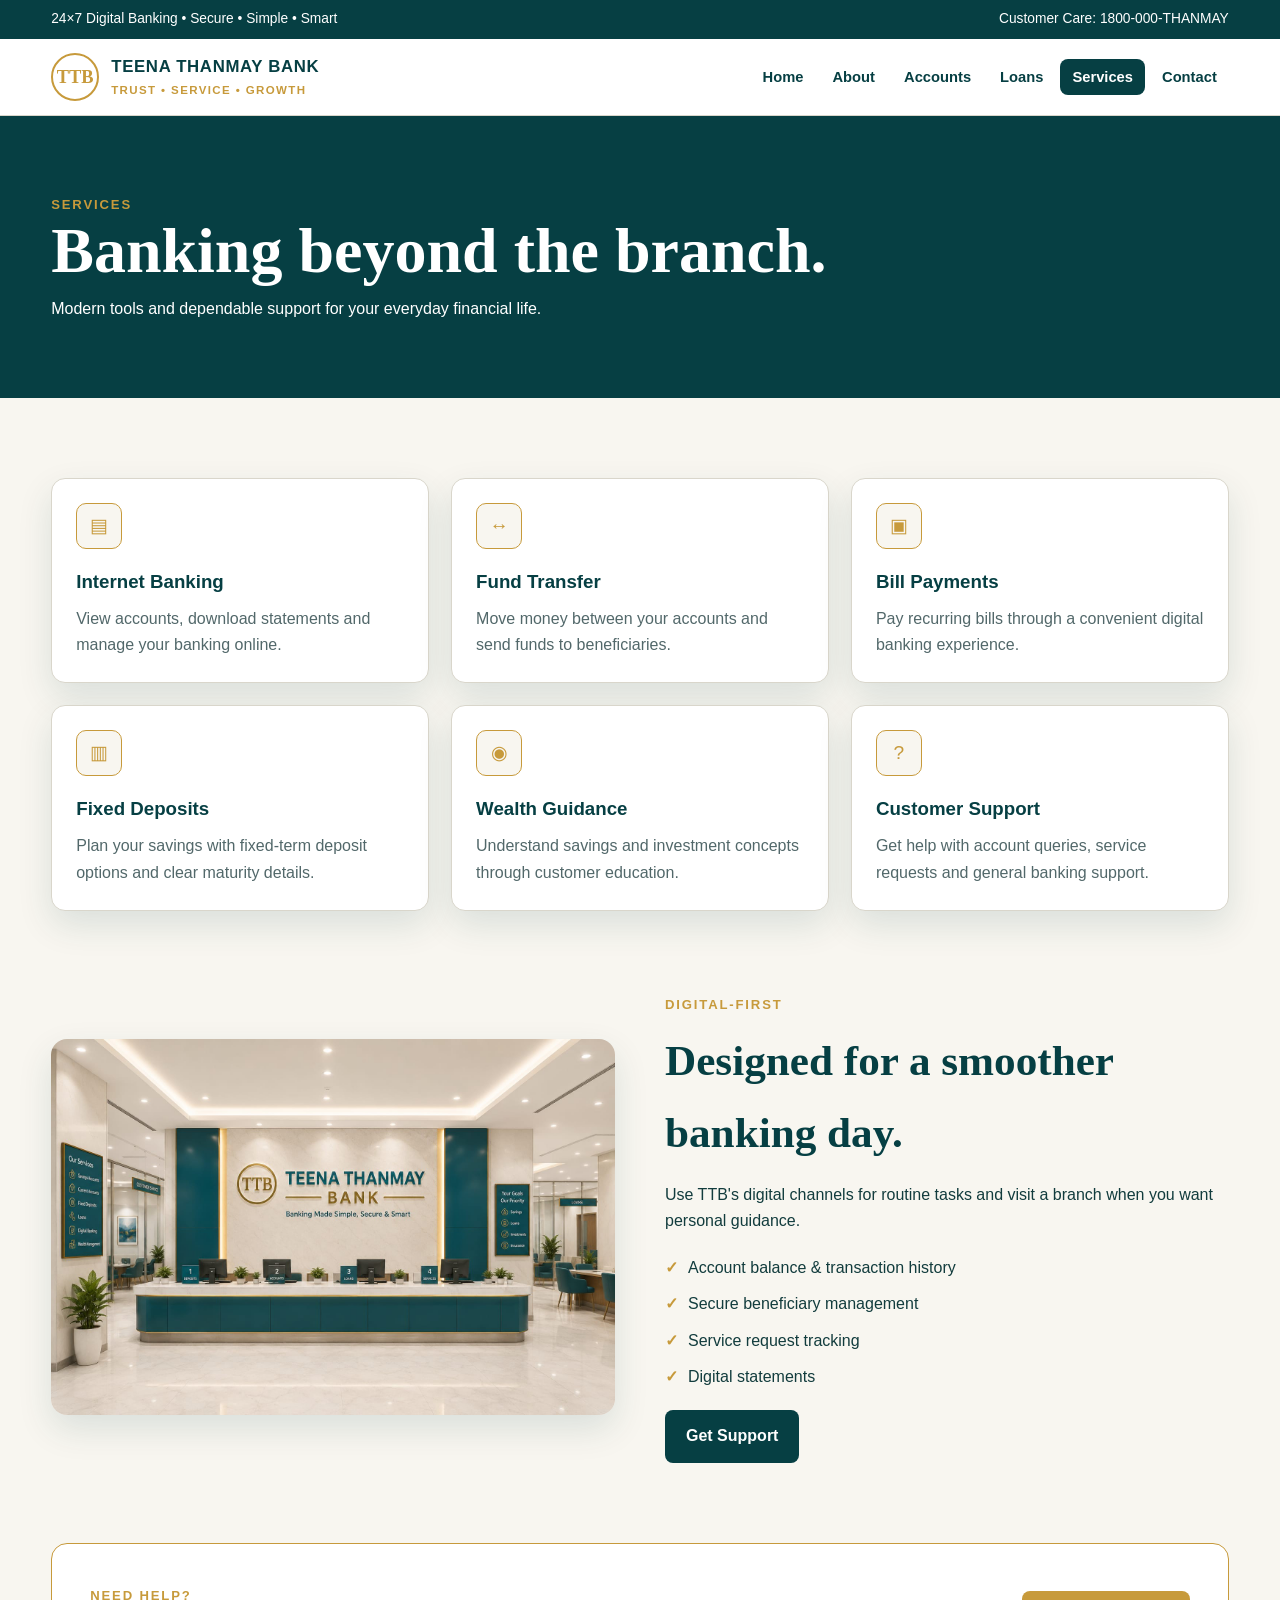
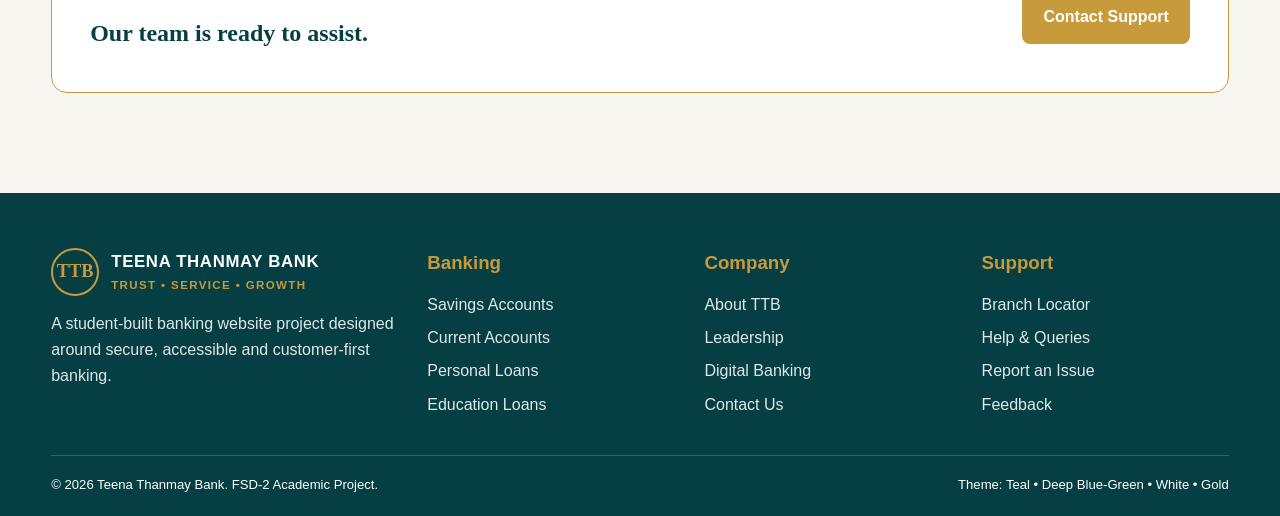
<file: services.html>
<!DOCTYPE html>
<html lang="en">
<head>
<meta charset="UTF-8">
<meta name="viewport" content="width=device-width, initial-scale=1.0">
<meta name="description" content="Teena Thanmay Bank — secure, simple and smart banking.">
<title>Services | Teena Thanmay Bank</title>
<link rel="stylesheet" href="assets/style.css">
</head>
<body data-page="services">
<div class="topbar">
  <div class="container">
    <span>24×7 Digital Banking • Secure • Simple • Smart</span>
    <span>Customer Care: 1800-000-THANMAY</span>
  </div>
</div>
<header class="navbar">
  <div class="container nav-inner">
    <a class="brand" href="index.html" aria-label="Teena Thanmay Bank Home">
      <span class="logo">TTB</span>
      <span class="brand-text"><strong>TEENA THANMAY BANK</strong><span>TRUST • SERVICE • GROWTH</span></span>
    </a>
    <button class="menu-btn" aria-label="Open menu">☰</button>
    <nav>
      <ul class="nav-links">
        <li><a data-page="home" href="index.html">Home</a></li>
        <li><a data-page="about" href="about.html">About</a></li>
        <li><a data-page="accounts" href="accounts.html">Accounts</a></li>
        <li><a data-page="loans" href="loans.html">Loans</a></li>
        <li><a data-page="services" href="services.html">Services</a></li>
        <li><a data-page="contact" href="contact.html">Contact</a></li>
      </ul>
    </nav>
  </div>
</header>

<section class="page-hero">
  <div class="container"><span class="kicker">Services</span><h1>Banking beyond the branch.</h1><p>Modern tools and dependable support for your everyday financial life.</p></div>
</section>

<section class="section">
  <div class="container">
    <div class="grid-3">
      <article class="card"><div class="card-body"><div class="icon">▤</div><h3>Internet Banking</h3><p>View accounts, download statements and manage your banking online.</p></div></article>
      <article class="card"><div class="card-body"><div class="icon">↔</div><h3>Fund Transfer</h3><p>Move money between your accounts and send funds to beneficiaries.</p></div></article>
      <article class="card"><div class="card-body"><div class="icon">▣</div><h3>Bill Payments</h3><p>Pay recurring bills through a convenient digital banking experience.</p></div></article>
      <article class="card"><div class="card-body"><div class="icon">▥</div><h3>Fixed Deposits</h3><p>Plan your savings with fixed-term deposit options and clear maturity details.</p></div></article>
      <article class="card"><div class="card-body"><div class="icon">◉</div><h3>Wealth Guidance</h3><p>Understand savings and investment concepts through customer education.</p></div></article>
      <article class="card"><div class="card-body"><div class="icon">?</div><h3>Customer Support</h3><p>Get help with account queries, service requests and general banking support.</p></div></article>
    </div>
  </div>
</section>

<section class="section" style="padding-top:0">
  <div class="container split">
    <img src="assets/bank-reception.jpg" alt="Teena Thanmay Bank customer service desk">
    <div><span class="kicker">Digital-first</span><h2 style="font-family:Georgia,serif;font-size:2.7rem;color:var(--deep);margin:8px 0 14px">Designed for a smoother banking day.</h2><p>Use TTB's digital channels for routine tasks and visit a branch when you want personal guidance.</p><ul class="checks"><li>Account balance & transaction history</li><li>Secure beneficiary management</li><li>Service request tracking</li><li>Digital statements</li></ul><a class="btn btn-primary" href="contact.html">Get Support</a></div>
  </div>
</section>

<section class="section" style="padding-top:0">
  <div class="container">
    <div class="cta"><div><span class="kicker">Need help?</span><h2 style="font-family:Georgia,serif;color:var(--deep);margin-top:6px">Our team is ready to assist.</h2></div><a class="btn btn-gold" href="contact.html">Contact Support</a></div>
  </div>
</section>

<footer class="footer">
  <div class="container">
    <div class="footer-grid">
      <div>
        <div class="brand">
          <span class="logo">TTB</span>
          <span class="brand-text"><strong style="color:#fff">TEENA THANMAY BANK</strong><span>TRUST • SERVICE • GROWTH</span></span>
        </div>
        <p style="margin-top:15px;opacity:.88">A student-built banking website project designed around secure, accessible and customer-first banking.</p>
      </div>
      <div>
        <h3>Banking</h3>
        <a href="accounts.html">Savings Accounts</a>
        <a href="accounts.html">Current Accounts</a>
        <a href="loans.html">Personal Loans</a>
        <a href="loans.html">Education Loans</a>
      </div>
      <div>
        <h3>Company</h3>
        <a href="about.html">About TTB</a>
        <a href="about.html#leadership">Leadership</a>
        <a href="services.html">Digital Banking</a>
        <a href="contact.html">Contact Us</a>
      </div>
      <div>
        <h3>Support</h3>
        <a href="contact.html">Branch Locator</a>
        <a href="contact.html">Help & Queries</a>
        <a href="contact.html">Report an Issue</a>
        <a href="contact.html">Feedback</a>
      </div>
    </div>
    <div class="footer-bottom">
      <span>© <span data-year></span> Teena Thanmay Bank. FSD-2 Academic Project.</span>
      <span>Theme: Teal • Deep Blue-Green • White • Gold</span>
    </div>
  </div>
</footer>
<script src="assets/script.js"></script>
</body>
</html>
</file>
<file: assets/style.css>
:root{
  --teal:#0b5d5a;
  --deep:#063f43;
  --gold:#c79a3b;
  --offwhite:#f8f6f0;
  --white:#ffffff;
  --ink:#123c3d;
  --line:#d9d6cb;
  --shadow:0 14px 35px rgba(6,63,67,.12);
}
*{box-sizing:border-box;margin:0;padding:0}
html{scroll-behavior:smooth}
body{font-family:Inter,Segoe UI,Arial,sans-serif;background:var(--offwhite);color:var(--ink);line-height:1.65}
a{text-decoration:none;color:inherit}
img{max-width:100%;display:block}
.container{width:min(1180px,92%);margin:auto}
.topbar{background:var(--deep);color:var(--white);font-size:.86rem}
.topbar .container{display:flex;justify-content:space-between;gap:20px;padding:8px 0}
.navbar{background:var(--white);border-bottom:1px solid var(--line);position:sticky;top:0;z-index:50}
.nav-inner{min-height:76px;display:flex;align-items:center;justify-content:space-between;gap:20px}
.brand{display:flex;align-items:center;gap:12px;font-weight:800}
.logo{width:48px;height:48px;border:2px solid var(--gold);border-radius:50%;display:grid;place-items:center;color:var(--gold);font-family:Georgia,serif;font-size:1.15rem}
.brand-text strong{display:block;color:var(--deep);font-size:1.05rem;letter-spacing:.04em}
.brand-text span{display:block;color:var(--gold);font-size:.72rem;letter-spacing:.12em}
.nav-links{display:flex;align-items:center;gap:5px;list-style:none}
.nav-links a{padding:10px 12px;border-radius:8px;font-weight:650;color:var(--deep);font-size:.92rem}
.nav-links a:hover,.nav-links a.active{background:var(--deep);color:var(--white)}
.menu-btn{display:none;background:var(--deep);color:var(--white);border:0;border-radius:8px;padding:9px 12px;font-size:1.1rem}
.btn{display:inline-flex;align-items:center;justify-content:center;gap:8px;padding:12px 20px;border-radius:8px;font-weight:750;border:1px solid transparent;cursor:pointer;transition:.2s}
.btn-primary{background:var(--deep);color:var(--white)}
.btn-primary:hover{background:var(--teal);transform:translateY(-1px)}
.btn-gold{background:var(--gold);color:var(--white)}
.btn-outline{border-color:var(--gold);color:var(--deep);background:var(--white)}
.btn-outline:hover{background:var(--gold);color:var(--white)}
.hero{position:relative;min-height:650px;display:flex;align-items:center;overflow:hidden;background:var(--white)}
.hero img{position:absolute;inset:0;width:100%;height:100%;object-fit:cover;opacity:1;object-position:center center}
.hero-overlay{display:none}
.hero-content{position:relative;z-index:2;color:var(--deep);max-width:560px;padding:85px 0}
.kicker{color:var(--gold);font-weight:800;letter-spacing:.14em;text-transform:uppercase;font-size:.82rem}
.hero h1{font-family:Georgia,serif;font-size:clamp(2.5rem,5.5vw,4.6rem);line-height:1.02;margin:12px 0 18px;color:var(--deep)}
.hero p{font-size:1.08rem;max-width:560px;color:var(--deep);font-weight:600}
.actions{display:flex;gap:12px;flex-wrap:wrap;margin-top:28px}
.section{padding:80px 0}
.section-head{max-width:700px;margin-bottom:38px}
.section-head h2{font-family:Georgia,serif;color:var(--deep);font-size:clamp(2rem,4vw,3rem);line-height:1.1;margin:8px 0 12px}
.section-head p{color:#496264}
.grid-3{display:grid;grid-template-columns:repeat(3,1fr);gap:22px}
.grid-2{display:grid;grid-template-columns:repeat(2,1fr);gap:28px}
.card{background:var(--white);border:1px solid var(--line);border-radius:14px;overflow:hidden;box-shadow:var(--shadow)}
.card-body{padding:24px}
.card h3{color:var(--deep);margin-bottom:8px}
.card p{color:#52686a}
.card .icon{width:46px;height:46px;border-radius:10px;background:var(--offwhite);border:1px solid var(--gold);display:grid;place-items:center;color:var(--gold);font-size:1.2rem;margin-bottom:18px}
.feature-img{height:230px;width:100%;object-fit:cover}
.split{display:grid;grid-template-columns:1fr 1fr;gap:50px;align-items:center}
.split img{border-radius:16px;box-shadow:var(--shadow);width:100%;max-height:560px;object-fit:cover}
.checks{list-style:none;display:grid;gap:10px;margin:20px 0}
.checks li:before{content:"✓";color:var(--gold);font-weight:900;margin-right:10px}
.stats{display:grid;grid-template-columns:repeat(4,1fr);background:var(--deep);color:var(--white);border-radius:16px;overflow:hidden}
.stat{padding:28px;text-align:center;border-right:1px solid rgba(255,255,255,.15)}
.stat:last-child{border:0}
.stat strong{display:block;font-family:Georgia,serif;font-size:2rem;color:var(--gold)}
.stat span{font-size:.9rem}
.page-hero{background:var(--deep);color:var(--white);padding:75px 0}
.page-hero h1{font-family:Georgia,serif;font-size:clamp(2.3rem,5vw,4rem);line-height:1.05}
.page-hero p{margin-top:12px;max-width:720px}
.table-wrap{overflow:auto;background:var(--white);border:1px solid var(--line);border-radius:12px}
table{width:100%;border-collapse:collapse;min-width:700px}
th,td{padding:16px;border-bottom:1px solid var(--line);text-align:left}
th{background:var(--deep);color:var(--white)}
tr:last-child td{border-bottom:0}
.badge{display:inline-block;background:var(--offwhite);border:1px solid var(--gold);color:var(--deep);border-radius:30px;padding:4px 10px;font-size:.75rem;font-weight:800}
.form-card{background:var(--white);border:1px solid var(--line);border-radius:16px;padding:28px;box-shadow:var(--shadow)}
.form-grid{display:grid;grid-template-columns:1fr 1fr;gap:18px}
.field{display:grid;gap:7px}
.field.full{grid-column:1/-1}
label{font-weight:700;color:var(--deep)}
input,select,textarea{width:100%;border:1px solid #c9cbc2;border-radius:8px;padding:12px 13px;background:var(--white);color:var(--ink);font:inherit}
input:focus,select:focus,textarea:focus{outline:2px solid var(--gold);border-color:var(--gold)}
textarea{min-height:140px;resize:vertical}
.notice{padding:14px 16px;background:var(--offwhite);border-left:4px solid var(--gold);border-radius:8px;margin-top:16px}
.footer{background:var(--deep);color:var(--white);padding:55px 0 20px;margin-top:20px}
.footer-grid{display:grid;grid-template-columns:1.4fr 1fr 1fr 1fr;gap:30px}
.footer h3{color:var(--gold);margin-bottom:13px}
.footer a{display:block;color:var(--white);opacity:.88;margin:7px 0}
.footer a:hover{opacity:1;color:var(--gold)}
.footer-bottom{border-top:1px solid rgba(255,255,255,.18);margin-top:30px;padding-top:18px;display:flex;justify-content:space-between;gap:15px;font-size:.82rem}
.quote{font-family:Georgia,serif;font-size:1.5rem;color:var(--deep);border-left:4px solid var(--gold);padding-left:20px}
.md-photo{object-position:center top}
.hero-mini{height:320px;position:relative;overflow:hidden}
.hero-mini img{width:100%;height:100%;object-fit:cover}
.hero-mini:after{content:"";position:absolute;inset:0;background:rgba(6,63,67,.62)}
.hero-mini .container{position:relative;z-index:2;height:100%;display:flex;align-items:center;color:var(--white)}
.hero-mini h1{font-family:Georgia,serif;font-size:3rem}
.process{counter-reset:step;display:grid;grid-template-columns:repeat(4,1fr);gap:18px}
.process .card{position:relative}
.process .card:before{counter-increment:step;content:counter(step);position:absolute;right:16px;top:16px;width:32px;height:32px;border-radius:50%;display:grid;place-items:center;background:var(--gold);color:var(--white);font-weight:900}
.cta{background:var(--white);border:1px solid var(--gold);border-radius:16px;padding:38px;display:flex;align-items:center;justify-content:space-between;gap:25px}
.small{font-size:.88rem;color:#607577}
.center{text-align:center}
.hidden{display:none}
.toast{position:fixed;right:20px;bottom:20px;z-index:100;background:var(--deep);color:var(--white);padding:15px 18px;border-radius:10px;box-shadow:var(--shadow);border-left:4px solid var(--gold);max-width:350px}
@media(max-width:900px){
  .nav-links{display:none;position:absolute;left:4%;right:4%;top:76px;background:var(--white);padding:12px;border:1px solid var(--line);box-shadow:var(--shadow);border-radius:12px;flex-direction:column;align-items:stretch}
  .nav-links.open{display:flex}
  .nav-links a{display:block}
  .menu-btn{display:block}
  .grid-3,.grid-2,.split,.footer-grid{grid-template-columns:1fr}
  .stats{grid-template-columns:1fr 1fr}
  .stat:nth-child(2){border-right:0}
  .stat:nth-child(-n+2){border-bottom:1px solid rgba(255,255,255,.15)}
  .process{grid-template-columns:1fr 1fr}
}
@media(max-width:600px){
  .topbar .container{flex-direction:column;gap:2px}
  .hero{min-height:570px}
  .hero-content{padding:70px 0}
  .form-grid{grid-template-columns:1fr}
  .field.full{grid-column:auto}
  .process{grid-template-columns:1fr}
  .stats{grid-template-columns:1fr}
  .stat{border-right:0;border-bottom:1px solid rgba(255,255,255,.15)}
  .stat:last-child{border-bottom:0}
  .cta{flex-direction:column;align-items:flex-start}
  .footer-bottom{flex-direction:column}
}
</file>
